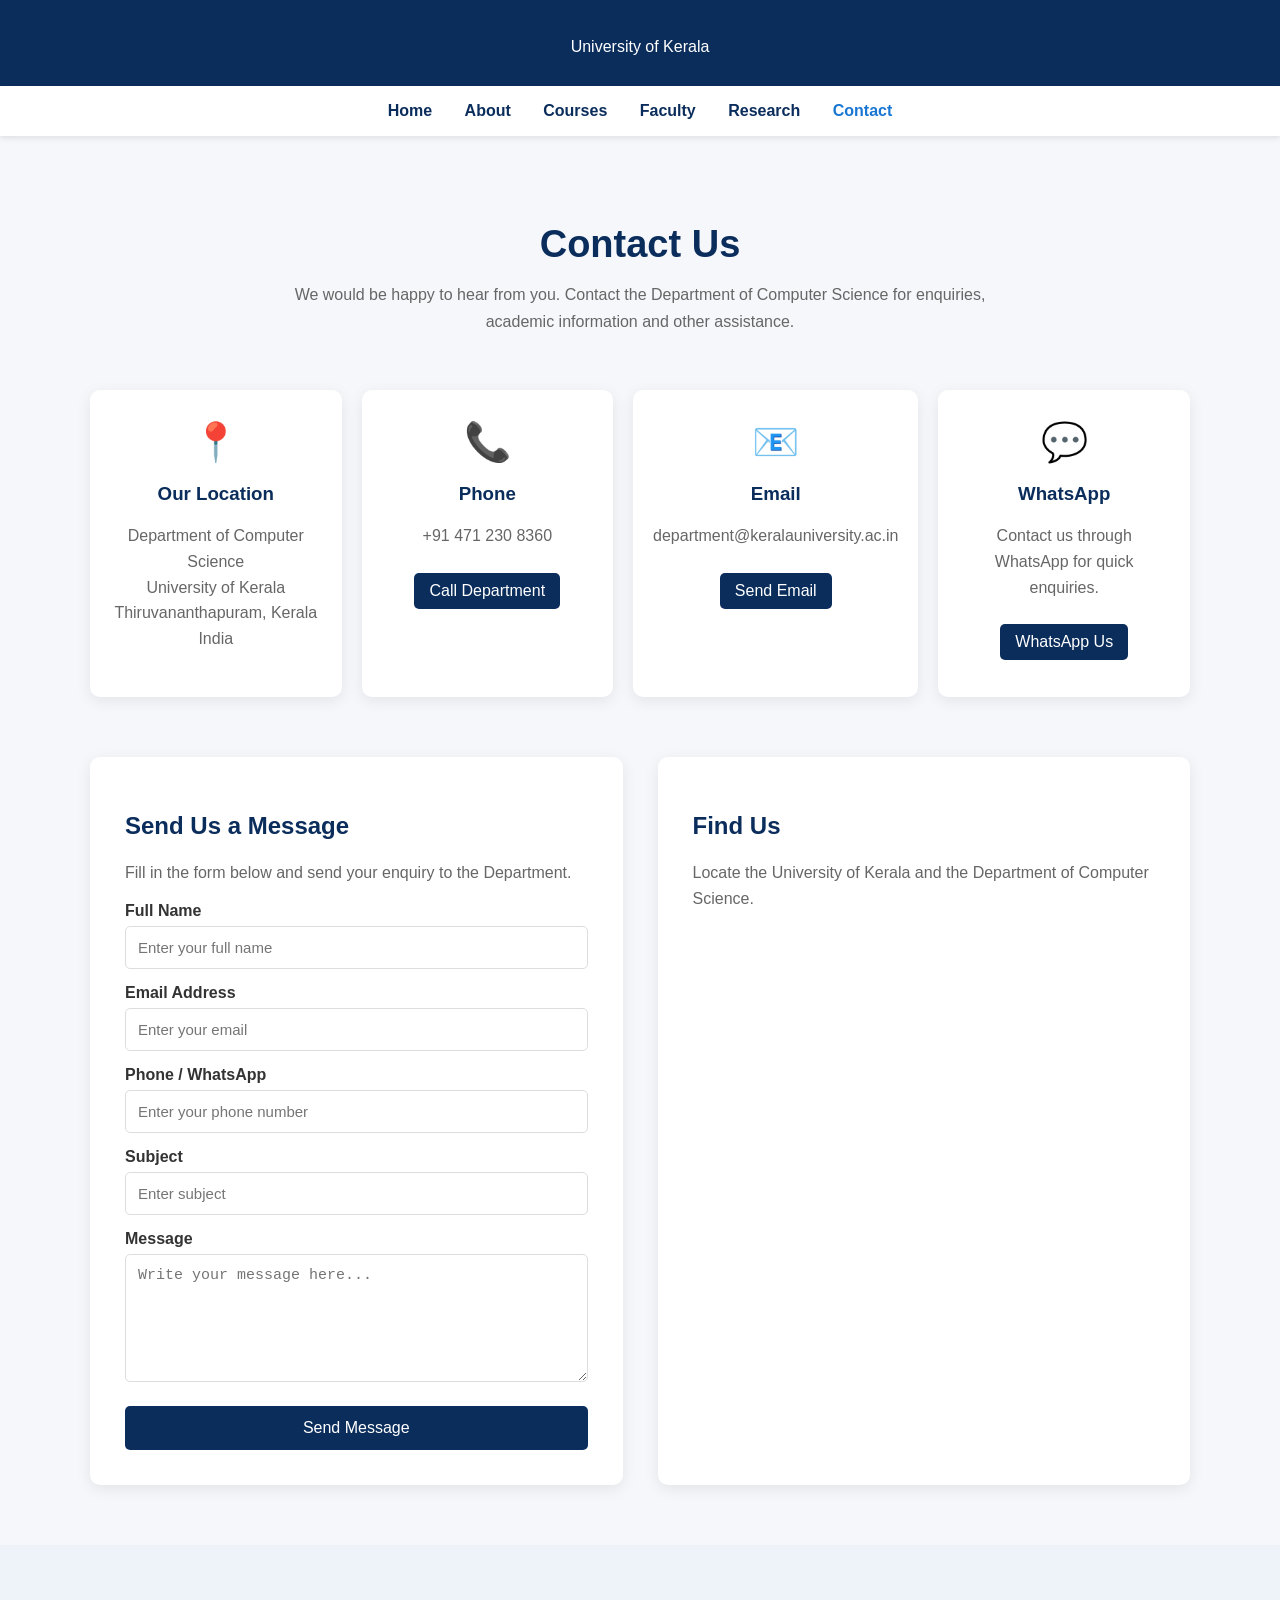
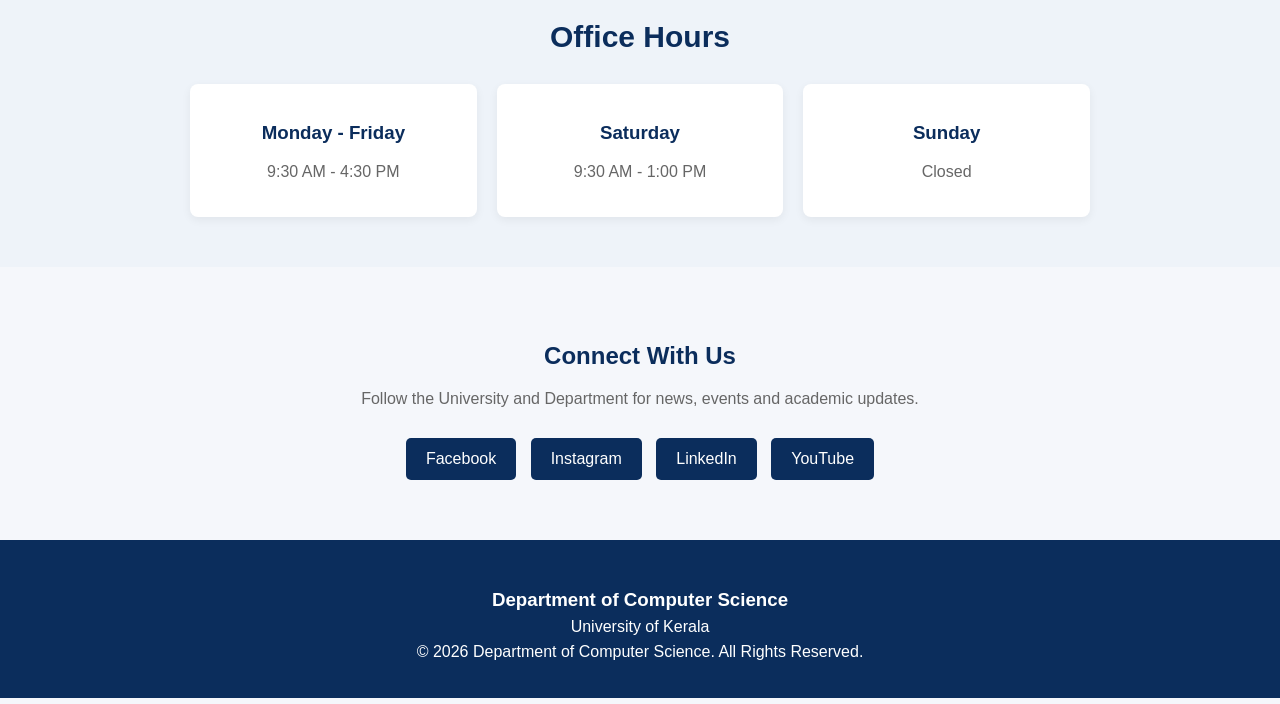
<file: contact.html>
<!DOCTYPE html>
<html lang="en">

<head>

    <meta charset="UTF-8">

    <meta name="viewport" content="width=device-width, initial-scale=1.0">

    <title>Contact - Department of Computer Science</title>

    <link rel="stylesheet" href="contact.css">

</head>


<body>


    <!-- HEADER -->

    <header>


        <p>University of Kerala</p>

    </header>



    <!-- NAVIGATION -->

    <nav>

        <a href="index.html">Home</a>

        <a href="about.html">About</a>

        <a href="courses.html">Courses</a>

        <a href="faculty.html">Faculty</a>

        <a href="research.html">Research</a>

        <a href="contact.html" class="active">Contact</a>

    </nav>



    <!-- CONTACT INTRO -->

    <section class="contact-header">

        <h2>Contact Us</h2>

        <p>
            We would be happy to hear from you.
            Contact the Department of Computer Science
            for enquiries, academic information and other assistance.
        </p>

    </section>



    <!-- CONTACT INFORMATION -->

    <section class="contact-container">


        <!-- LOCATION -->

        <div class="contact-card">

            <div class="icon">📍</div>

            <h3>Our Location</h3>

            <p>
                Department of Computer Science<br>
                University of Kerala<br>
                Thiruvananthapuram, Kerala<br>
                India
            </p>

        </div>



        <!-- PHONE -->

        <div class="contact-card">

            <div class="icon">📞</div>

            <h3>Phone</h3>

            <p>
                +91 471 230 8360
            </p>

            <a href="tel:+914712308360">
                Call Department
            </a>

        </div>



        <!-- EMAIL -->

        <div class="contact-card">

            <div class="icon">📧</div>

            <h3>Email</h3>

            <p>
                department@keralauniversity.ac.in
            </p>

            <a href="mailto:department@keralauniversity.ac.in">
                Send Email
            </a>

        </div>



        <!-- WHATSAPP -->

        <div class="contact-card">

            <div class="icon">💬</div>

            <h3>WhatsApp</h3>

            <p>
                Contact us through WhatsApp
                for quick enquiries.
            </p>

            <a href="https://wa.me/919876543210"
               target="_blank">
                WhatsApp Us
            </a>

        </div>


    </section>



    <!-- MAIN CONTACT AREA -->

    <section class="main-contact">


        <!-- CONTACT FORM -->

        <div class="contact-form">

            <h2>Send Us a Message</h2>

            <p>
                Fill in the form below and send your enquiry
                to the Department.
            </p>


            <form onsubmit="sendMessage(event)">


                <label>Full Name</label>

                <input
                    type="text"
                    id="name"
                    placeholder="Enter your full name"
                    required
                >



                <label>Email Address</label>

                <input
                    type="email"
                    id="email"
                    placeholder="Enter your email"
                    required
                >



                <label>Phone / WhatsApp</label>

                <input
                    type="tel"
                    id="phone"
                    placeholder="Enter your phone number"
                >



                <label>Subject</label>

                <input
                    type="text"
                    id="subject"
                    placeholder="Enter subject"
                    required
                >



                <label>Message</label>

                <textarea
                    id="message"
                    rows="6"
                    placeholder="Write your message here..."
                    required
                ></textarea>



                <button type="submit">
                    Send Message
                </button>


            </form>

        </div>



        <!-- MAP -->

        <div class="map-section">

            <h2>Find Us</h2>

            <p>
                Locate the University of Kerala
                and the Department of Computer Science.
            </p>


            <iframe
                src="https://www.google.com/maps?q=University%20of%20Kerala%20Thiruvananthapuram&output=embed"
                width="100%"
                height="400"
                style="border:0;"
                allowfullscreen=""
                loading="lazy">
            </iframe>


        </div>


    </section>



    <!-- OFFICE HOURS -->

    <section class="office-hours">

        <h2>Office Hours</h2>

        <div class="hours-box">

            <div>

                <h3>Monday - Friday</h3>

                <p>9:30 AM - 4:30 PM</p>

            </div>


            <div>

                <h3>Saturday</h3>

                <p>9:30 AM - 1:00 PM</p>

            </div>


            <div>

                <h3>Sunday</h3>

                <p>Closed</p>

            </div>

        </div>

    </section>



    <!-- SOCIAL MEDIA -->

    <section class="social">

        <h2>Connect With Us</h2>

        <p>
            Follow the University and Department
            for news, events and academic updates.
        </p>


        <div class="social-links">

            <a href="#" target="_blank">
                Facebook
            </a>

            <a href="#" target="_blank">
                Instagram
            </a>

            <a href="#" target="_blank">
                LinkedIn
            </a>

            <a href="#" target="_blank">
                YouTube
            </a>

        </div>

    </section>



    <!-- FOOTER -->

    <footer>

        <h3>
            Department of Computer Science
        </h3>

        <p>
            University of Kerala
        </p>

        <p>
            &copy; 2026 Department of Computer Science.
            All Rights Reserved.
        </p>

    </footer>



    <!-- JAVASCRIPT -->

    <script>

        function sendMessage(event) {

            event.preventDefault();

            let name =
                document.getElementById("name").value;

            let email =
                document.getElementById("email").value;

            let phone =
                document.getElementById("phone").value;

            let subject =
                document.getElementById("subject").value;

            let message =
                document.getElementById("message").value;


            let whatsappMessage =
                "Hello Department of Computer Science,%0A%0A" +
                "Name: " + name + "%0A" +
                "Email: " + email + "%0A" +
                "Phone: " + phone + "%0A" +
                "Subject: " + subject + "%0A%0A" +
                "Message:%0A" + message;


            let whatsappNumber =
                "919876543210";


            window.open(
                "https://wa.me/" +
                whatsappNumber +
                "?text=" +
                whatsappMessage,
                "_blank"
            );

        }

    </script>


</body>

</html>
</file>
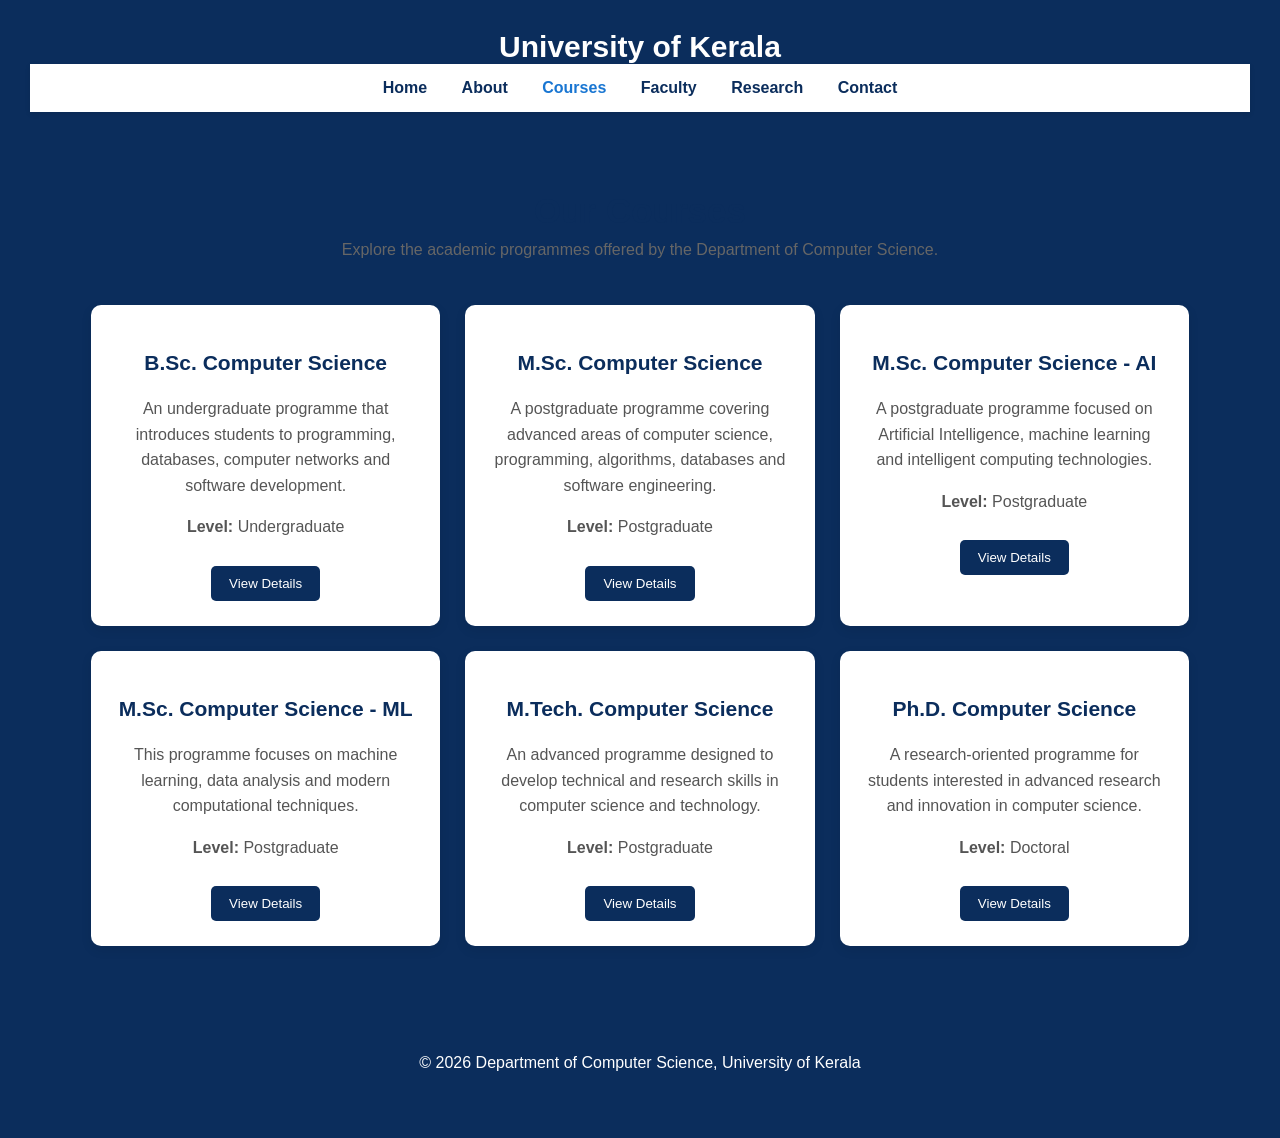
<file: courses.html>
<!DOCTYPE html>
<html lang="en">
<head>
    <meta charset="UTF-8">
    <meta name="viewport" content="width=device-width, initial-scale=1.0">

    <title>Courses - Department of Computer Science</title>

    <link rel="stylesheet" href="courses.css">
</head>

<body>

    <!-- HEADER -->
    <header>
        <h1>University of Kerala</h1>

    <!-- NAVIGATION -->
    <nav>
        <a href="index.html">Home</a>
        <a href="about.html">About</a>
        <a href="courses.html" class="active">Courses</a>
        <a href="faculty.html">Faculty</a>
        <a href="research.html">Research</a>
        <a href="contact.html">Contact</a>
    </nav>

    <!-- PAGE TITLE -->
    <section class="course-title">
        <h2>Our Courses</h2>
        <p>
            Explore the academic programmes offered by the
            Department of Computer Science.
        </p>
    </section>

    <!-- COURSES -->
    <section class="courses">

        <div class="course-card">
            <h3>B.Sc. Computer Science</h3>
            <p>
                An undergraduate programme that introduces students
                to programming, databases, computer networks and
                software development.
            </p>

            <p><strong>Level:</strong> Undergraduate</p>

            <button onclick="showCourse('B.Sc. Computer Science')">
                View Details
            </button>
        </div>


        <div class="course-card">
            <h3>M.Sc. Computer Science</h3>
            <p>
                A postgraduate programme covering advanced areas of
                computer science, programming, algorithms, databases
                and software engineering.
            </p>

            <p><strong>Level:</strong> Postgraduate</p>

            <button onclick="showCourse('M.Sc. Computer Science')">
                View Details
            </button>
        </div>


        <div class="course-card">
            <h3>M.Sc. Computer Science - AI</h3>
            <p>
                A postgraduate programme focused on Artificial
                Intelligence, machine learning and intelligent
                computing technologies.
            </p>

            <p><strong>Level:</strong> Postgraduate</p>

            <button onclick="showCourse('M.Sc. Computer Science - AI')">
                View Details
            </button>
        </div>


        <div class="course-card">
            <h3>M.Sc. Computer Science - ML</h3>
            <p>
                This programme focuses on machine learning,
                data analysis and modern computational techniques.
            </p>

            <p><strong>Level:</strong> Postgraduate</p>

            <button onclick="showCourse('M.Sc. Computer Science - ML')">
                View Details
            </button>
        </div>


        <div class="course-card">
            <h3>M.Tech. Computer Science</h3>
            <p>
                An advanced programme designed to develop technical
                and research skills in computer science and technology.
            </p>

            <p><strong>Level:</strong> Postgraduate</p>

            <button onclick="showCourse('M.Tech. Computer Science')">
                View Details
            </button>
        </div>


        <div class="course-card">
            <h3>Ph.D. Computer Science</h3>
            <p>
                A research-oriented programme for students interested
                in advanced research and innovation in computer science.
            </p>

            <p><strong>Level:</strong> Doctoral</p>

            <button onclick="showCourse('Ph.D. Computer Science')">
                View Details
            </button>
        </div>

    </section>


    <!-- MODAL -->
    <div id="courseModal" class="modal">

        <div class="modal-content">

            <span onclick="closeCourse()" class="close">&times;</span>

            <h2 id="courseName">Course</h2>

            <p>
                This programme provides students with knowledge and
                practical skills in computer science and modern
                information technologies.
            </p>

            <button onclick="closeCourse()">Close</button>

        </div>

    </div>


    <!-- FOOTER -->
    <footer>
        <p>
            &copy; 2026 Department of Computer Science,
            University of Kerala
        </p>
    </footer>


    <!-- JAVASCRIPT -->
    <script>

        function showCourse(course) {

            document.getElementById("courseName").innerHTML = course;

            document.getElementById("courseModal").style.display = "flex";
        }


        function closeCourse() {

            document.getElementById("courseModal").style.display = "none";
        }

    </script>

</body>
</html>
</file>
<file: contact.css>
/* =========================
   GENERAL
========================= */

body {
    margin: 0;
    font-family: Arial, sans-serif;
    background: #f5f7fb;
    color: #333;
}


/* =========================
   HEADER
========================= */

header {
    background: #0b2d5c;
    color: white;
    text-align: center;
    padding: 30px 20px;
}

header h1 {
    margin: 0;
    font-size: 30px;
}

header p {
    margin: 8px 0 0;
}


/* =========================
   NAVIGATION
========================= */

nav {
    background: white;
    padding: 16px;
    text-align: center;
    box-shadow: 0 2px 6px rgba(0,0,0,0.1);
}

nav a {
    text-decoration: none;
    color: #0b2d5c;
    margin: 0 14px;
    font-weight: bold;
}

nav a:hover,
nav a.active {
    color: #1976d2;
}


/* =========================
   CONTACT HEADER
========================= */

.contact-header {
    text-align: center;
    padding: 55px 20px 35px;
}

.contact-header h2 {
    color: #0b2d5c;
    font-size: 38px;
    margin-bottom: 15px;
}

.contact-header p {
    max-width: 750px;
    margin: auto;
    color: #666;
    line-height: 1.7;
}


/* =========================
   CONTACT CARDS
========================= */

.contact-container {
    width: 90%;
    max-width: 1100px;
    margin: auto;

    display: grid;

    grid-template-columns:
        repeat(4, 1fr);

    gap: 20px;

    padding: 20px 0 60px;
}

.contact-card {
    background: white;

    text-align: center;

    padding: 30px 20px;

    border-radius: 10px;

    box-shadow:
        0 4px 15px rgba(0,0,0,0.08);

    transition: 0.3s;
}

.contact-card:hover {
    transform: translateY(-5px);
}

.contact-card .icon {
    font-size: 38px;
    margin-bottom: 15px;
}

.contact-card h3 {
    color: #0b2d5c;
}

.contact-card p {
    color: #666;
    line-height: 1.6;
}

.contact-card a {
    display: inline-block;

    background: #0b2d5c;

    color: white;

    text-decoration: none;

    padding: 9px 15px;

    border-radius: 5px;

    margin-top: 8px;
}

.contact-card a:hover {
    background: #1976d2;
}


/* =========================
   MAIN CONTACT
========================= */

.main-contact {
    width: 90%;
    max-width: 1100px;

    margin: auto;

    display: grid;

    grid-template-columns: 1fr 1fr;

    gap: 35px;

    padding-bottom: 60px;
}


/* =========================
   FORM
========================= */

.contact-form {
    background: white;

    padding: 35px;

    border-radius: 10px;

    box-shadow:
        0 4px 15px rgba(0,0,0,0.08);
}

.contact-form h2,
.map-section h2 {
    color: #0b2d5c;
}

.contact-form p,
.map-section p {
    color: #666;
    line-height: 1.6;
}


.contact-form label {
    display: block;

    margin-top: 15px;
    margin-bottom: 6px;

    font-weight: bold;

    color: #333;
}


.contact-form input,
.contact-form textarea {
    width: 100%;

    padding: 12px;

    border: 1px solid #ddd;

    border-radius: 5px;

    box-sizing: border-box;

    font-size: 15px;
}


.contact-form input:focus,
.contact-form textarea:focus {
    outline: none;

    border-color: #1976d2;
}


.contact-form textarea {
    resize: vertical;
}


.contact-form button {
    width: 100%;

    margin-top: 20px;

    padding: 13px;

    border: none;

    border-radius: 5px;

    background: #0b2d5c;

    color: white;

    font-size: 16px;

    cursor: pointer;
}

.contact-form button:hover {
    background: #1976d2;
}


/* =========================
   MAP
========================= */

.map-section {
    background: white;

    padding: 35px;

    border-radius: 10px;

    box-shadow:
        0 4px 15px rgba(0,0,0,0.08);
}

.map-section iframe {
    margin-top: 15px;

    border-radius: 8px;
}


/* =========================
   OFFICE HOURS
========================= */

.office-hours {
    background: #eef3f9;

    text-align: center;

    padding: 50px 20px;
}

.office-hours h2 {
    color: #0b2d5c;
    font-size: 30px;
}


.hours-box {
    width: 90%;
    max-width: 900px;

    margin: 30px auto 0;

    display: grid;

    grid-template-columns:
        repeat(3, 1fr);

    gap: 20px;
}


.hours-box div {
    background: white;

    padding: 20px;

    border-radius: 8px;

    box-shadow:
        0 3px 10px rgba(0,0,0,0.06);
}


.hours-box h3 {
    color: #0b2d5c;
}

.hours-box p {
    color: #666;
}


/* =========================
   SOCIAL
========================= */

.social {
    text-align: center;

    padding: 55px 20px;
}

.social h2 {
    color: #0b2d5c;
}

.social p {
    color: #666;
}


.social-links {
    margin-top: 25px;
}


.social-links a {
    display: inline-block;

    background: #0b2d5c;

    color: white;

    text-decoration: none;

    padding: 12px 20px;

    margin: 5px;

    border-radius: 5px;
}


.social-links a:hover {
    background: #1976d2;
}


/* =========================
   FOOTER
========================= */

footer {
    background: #0b2d5c;

    color: white;

    text-align: center;

    padding: 30px 20px;
}

footer h3 {
    margin-bottom: 5px;
}

footer p {
    margin: 7px;
}


/* =========================
   RESPONSIVE
========================= */

@media (max-width: 1000px) {

    .contact-container {
        grid-template-columns: repeat(2, 1fr);
    }

}


@media (max-width: 800px) {

    .main-contact {
        grid-template-columns: 1fr;
    }

    .hours-box {
        grid-template-columns: 1fr;
    }

}


@media (max-width: 600px) {

    nav a {
        display: block;
        margin: 12px;
    }

    .contact-container {
        grid-template-columns: 1fr;
    }

    .contact-header h2 {
        font-size: 30px;
    }

}
</file>
<file: courses.css>
/* GENERAL */

body {
    margin: 0;
    font-family: Arial, sans-serif;
    background-color: #f5f7fb;
    color: #333;
}


/* HEADER */

header {
    background-color: #0b2d5c;
    color: white;
    text-align: center;
    padding: 30px;
}

header h1 {
    margin: 0;
    font-size: 30px;
}

header p {
    margin-top: 8px;
}


/* NAVIGATION */

nav {
    background-color: white;
    text-align: center;
    padding: 15px;
    box-shadow: 0 2px 5px rgba(0,0,0,0.1);
}

nav a {
    text-decoration: none;
    color: #0b2d5c;
    margin: 0 15px;
    font-weight: bold;
}

nav a:hover,
nav a.active {
    color: #1976d2;
}


/* TITLE */

.course-title {
    text-align: center;
    padding: 50px 20px 30px;
}

.course-title h2 {
    color: #0b2d5c;
    font-size: 35px;
    margin-bottom: 10px;
}

.course-title p {
    color: #666;
}


/* COURSES */

.courses {
    width: 90%;
    max-width: 1100px;
    margin: auto;

    display: grid;
    grid-template-columns: repeat(3, 1fr);

    gap: 25px;

    padding-bottom: 60px;
}


/* COURSE CARD */

.course-card {
    background-color: white;

    padding: 25px;

    border-radius: 10px;

    box-shadow: 0 4px 12px rgba(0,0,0,0.08);

    transition: 0.3s;
}

.course-card:hover {
    transform: translateY(-5px);
}

.course-card h3 {
    color: #0b2d5c;
    font-size: 21px;
}

.course-card p {
    line-height: 1.6;
    color: #555;
}


/* BUTTON */

.course-card button,
.modal-content button {
    background-color: #0b2d5c;

    color: white;

    border: none;

    padding: 10px 18px;

    border-radius: 5px;

    cursor: pointer;

    margin-top: 10px;
}

.course-card button:hover,
.modal-content button:hover {
    background-color: #1976d2;
}


/* MODAL */

.modal {
    display: none;

    position: fixed;

    top: 0;
    left: 0;

    width: 100%;
    height: 100%;

    background-color: rgba(0,0,0,0.6);

    justify-content: center;
    align-items: center;
}


/* MODAL CONTENT */

.modal-content {
    background-color: white;

    width: 500px;
    max-width: 90%;

    padding: 30px;

    border-radius: 10px;

    text-align: center;

    position: relative;
}


/* CLOSE */

.close {
    position: absolute;

    top: 10px;
    right: 20px;

    font-size: 30px;

    cursor: pointer;

    color: #555;
}

.close:hover {
    color: red;
}


/* FOOTER */

footer {
    background-color: #0b2d5c;

    color: white;

    text-align: center;

    padding: 20px;

    margin-top: 20px;
}


/* RESPONSIVE */

@media (max-width: 900px) {

    .courses {
        grid-template-columns: repeat(2, 1fr);
    }

}


@media (max-width: 600px) {

    nav a {
        display: block;
        margin: 10px;
    }

    .courses {
        grid-template-columns: 1fr;
    }

    .course-title h2 {
        font-size: 28px;
    }

}
</file>
